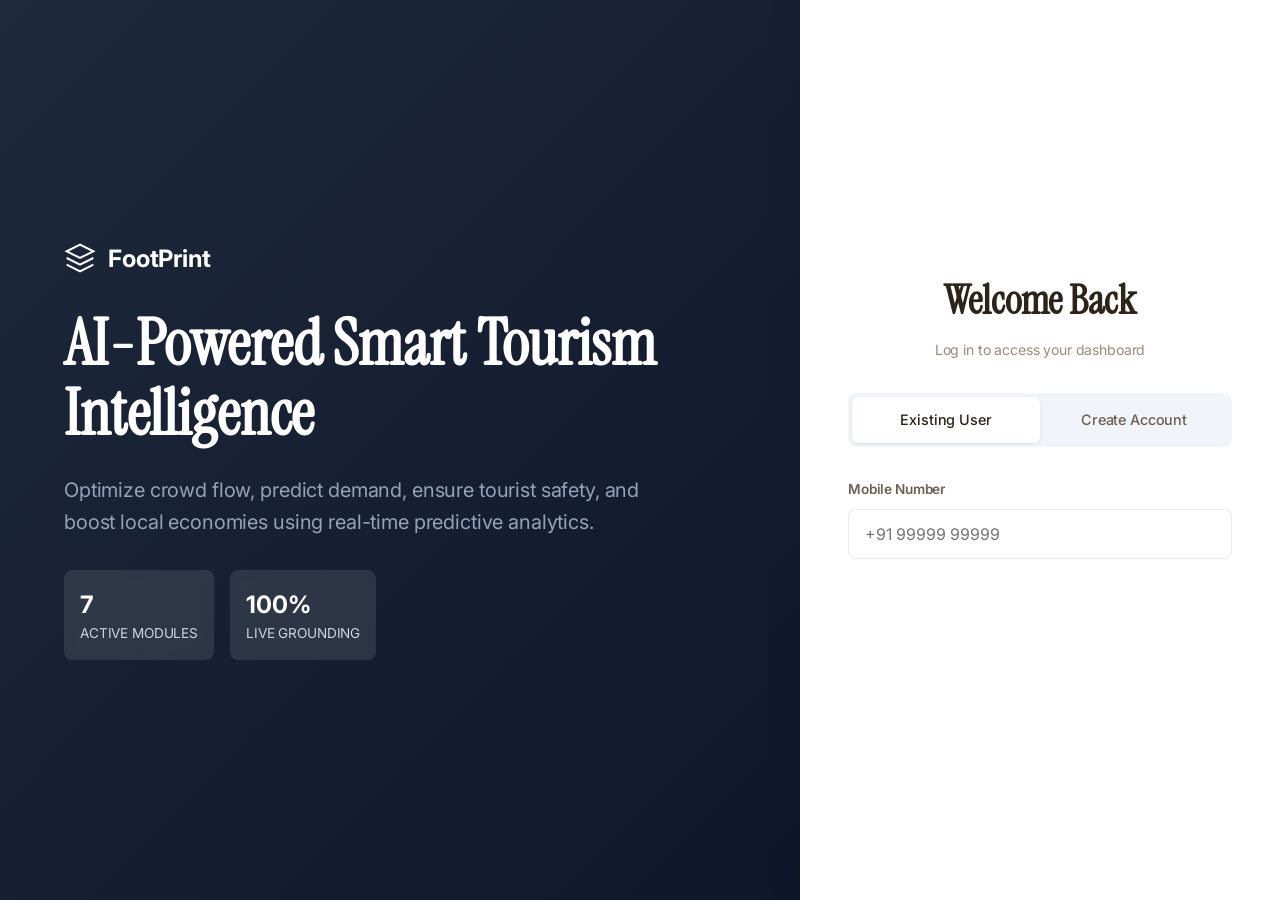
<file: frontend/index.html>
<!DOCTYPE html>
<html lang="en">
<head>
  <meta charset="UTF-8" />
  <meta name="viewport" content="width=device-width, initial-scale=1.0"/>
  <title>FootPrint — Smart Tourism Intelligence</title>
  <link rel="stylesheet" href="css/style.css" />
  <!-- Google Fonts -->
  <link rel="preconnect" href="https://fonts.googleapis.com">
  <link rel="preconnect" href="https://fonts.gstatic.com" crossorigin>
  <link href="https://fonts.googleapis.com/css2?family=Instrument+Serif:ital@0;1&family=Inter:wght@400;500;600;700&display=swap" rel="stylesheet">
  
  <style>
    body {
      margin: 0;
      min-height: 100vh;
      display: flex;
      flex-direction: column;
      background: #f8fafc;
    }
    .landing-container {
      display: flex;
      flex: 1;
    }
    .landing-hero {
      flex: 1;
      background: linear-gradient(135deg, #1e293b 0%, #0f172a 100%);
      color: white;
      padding: 4rem;
      display: flex;
      flex-direction: column;
      justify-content: center;
      position: relative;
      overflow: hidden;
    }
    .landing-hero::after {
      content: "";
      position: absolute;
      top: 0; left: 0; right: 0; bottom: 0;
      background: url('https://images.unsplash.com/photo-1524492412937-b28074a5d7da?auto=format&fit=crop&q=80') center/cover;
      opacity: 0.15;
      z-index: 0;
    }
    .hero-content {
      position: relative;
      z-index: 1;
      max-width: 600px;
    }
    .hero-title {
      font-family: 'Instrument Serif', serif;
      font-size: 4rem;
      line-height: 1.1;
      margin-bottom: 1.5rem;
    }
    .hero-subtitle {
      font-size: 1.25rem;
      line-height: 1.6;
      color: #94a3b8;
      margin-bottom: 2rem;
    }
    
    .landing-auth {
      width: 480px;
      background: white;
      display: flex;
      flex-direction: column;
      justify-content: center;
      padding: 3rem;
      box-shadow: -10px 0 30px rgba(0,0,0,0.05);
      z-index: 2;
    }
    .auth-header {
      margin-bottom: 2rem;
      text-align: center;
    }
    .auth-header h2 {
      font-family: 'Instrument Serif', serif;
      font-size: 2.5rem;
      color: var(--text-main);
      margin: 0 0 0.5rem 0;
    }
    .auth-header p {
      color: var(--text-muted);
      margin: 0;
    }
    
    .auth-tabs {
      display: flex;
      background: #f1f5f9;
      padding: 0.25rem;
      border-radius: 8px;
      margin-bottom: 2rem;
    }
    .auth-tab {
      flex: 1;
      text-align: center;
      padding: 0.75rem;
      font-size: 0.9rem;
      font-weight: 500;
      color: var(--text-secondary);
      cursor: pointer;
      border-radius: 6px;
      transition: all 0.2s;
    }
    .auth-tab.active {
      background: white;
      color: var(--text-main);
      box-shadow: 0 1px 3px rgba(0,0,0,0.1);
    }
    
    .auth-panel {
      display: none;
    }
    .auth-panel.active {
      display: block;
    }
    
    .form-group {
      margin-bottom: 1.25rem;
    }
    .form-label {
      display: block;
      font-size: 0.85rem;
      font-weight: 600;
      color: var(--text-secondary);
      margin-bottom: 0.5rem;
    }
    .form-input {
      width: 100%;
      padding: 0.875rem 1rem;
      border: 1px solid var(--border);
      border-radius: 8px;
      font-family: inherit;
      font-size: 1rem;
      outline: none;
      transition: border-color 0.2s;
      box-sizing: border-box;
    }
    .form-input:focus {
      border-color: var(--brand);
    }
    
    .btn-primary {
      width: 100%;
      background: var(--brand);
      color: white;
      border: none;
      padding: 1rem;
      border-radius: 8px;
      font-weight: 600;
      font-size: 1rem;
      cursor: pointer;
      transition: background 0.2s;
      display: flex;
      justify-content: center;
      align-items: center;
      gap: 0.5rem;
    }
    .btn-primary:hover {
      background: #33261a;
    }
    .btn-primary:disabled {
      opacity: 0.6;
      cursor: not-allowed;
    }
    
    .google-btn-wrapper {
      display: flex;
      justify-content: center;
      margin-top: 1rem;
    }
    
    .error-msg {
      color: #dc2626;
      font-size: 0.85rem;
      margin-top: 0.5rem;
      display: none;
    }
    
    @media (max-width: 900px) {
      .landing-container {
        flex-direction: column;
      }
      .landing-auth {
        width: 100%;
        box-sizing: border-box;
      }
    }
  </style>
  
  <!-- Google Identity Services removed -->
</head>
<body>

  <div class="landing-container">
    <div class="landing-hero">
      <div class="hero-content">
        <div style="display: flex; align-items: center; gap: 0.75rem; margin-bottom: 2rem;">
          <svg viewBox="0 0 24 24" fill="none" stroke="currentColor" stroke-width="1.5" style="width: 32px; height: 32px;">
            <path d="M12 2L2 7l10 5 10-5-10-5zM2 17l10 5 10-5M2 12l10 5 10-5"/>
          </svg>
          <span style="font-size: 1.5rem; font-weight: 700; tracking: -0.02em;">FootPrint</span>
        </div>
        <h1 class="hero-title">AI-Powered Smart Tourism Intelligence</h1>
        <p class="hero-subtitle">Optimize crowd flow, predict demand, ensure tourist safety, and boost local economies using real-time predictive analytics.</p>
        
        <div style="display: flex; gap: 1rem;">
          <div style="background: rgba(255,255,255,0.1); padding: 1rem; border-radius: 8px; backdrop-filter: blur(4px);">
            <div style="font-size: 1.5rem; font-weight: 700;">7</div>
            <div style="font-size: 0.85rem; color: #cbd5e1; text-transform: uppercase;">Active Modules</div>
          </div>
          <div style="background: rgba(255,255,255,0.1); padding: 1rem; border-radius: 8px; backdrop-filter: blur(4px);">
            <div style="font-size: 1.5rem; font-weight: 700;">100%</div>
            <div style="font-size: 0.85rem; color: #cbd5e1; text-transform: uppercase;">Live Grounding</div>
          </div>
        </div>
      </div>
    </div>
    
    <div class="landing-auth">
      <div class="auth-header">
        <h2 id="authTitle">Welcome Back</h2>
        <p id="authSubtitle">Log in to access your dashboard</p>
      </div>
      
      <div class="auth-tabs">
        <div class="auth-tab active" id="tabLogin">Existing User</div>
        <div class="auth-tab" id="tabSignup">Create Account</div>
      </div>
      
      <!-- OTP Request Form -->
      <div class="auth-panel active" id="panelRequest">
        <form id="otpRequestForm">
          <div id="signupFields" style="display: none;">
            <div class="form-group">
              <label class="form-label">Full Name</label>
              <input type="text" id="nameInput" class="form-input" placeholder="John Doe" />
            </div>
            <div class="form-group">
              <label class="form-label">Email Address</label>
              <input type="email" id="emailInput" class="form-input" placeholder="john@example.com" />
            </div>
          </div>
          
          <div class="form-group">
            <label class="form-label">Mobile Number</label>
            <input type="tel" id="phoneInput" class="form-input" placeholder="+91 99999 99999" required />
          </div>
          <button type="submit" class="btn-primary" id="btnRequestOtp">Send OTP</button>
          <div id="reqError" class="error-msg"></div>
        </form>
        
        <!-- Google Auth removed as requested -->
      </div>
      
      <!-- OTP Verify Form -->
      <div class="auth-panel" id="panelVerify" style="display: none;">
        <form id="otpVerifyForm">
          <div class="form-group">
            <label class="form-label">Enter 6-Digit OTP</label>
            <input type="text" id="otpInput" class="form-input" placeholder="123456" required maxlength="6" autocomplete="one-time-code" />
            <div style="font-size: 0.8rem; color: var(--text-muted); margin-top: 0.5rem;" id="demoOtpHint"></div>
          </div>
          <button type="submit" class="btn-primary" id="btnVerifyOtp">Verify & Login</button>
          <div id="verError" class="error-msg"></div>
          <div style="text-align: center; margin-top: 1rem;">
            <a href="#" id="btnBackToPhone" style="color: var(--brand); font-size: 0.85rem; text-decoration: none;">Change phone number</a>
          </div>
        </form>
      </div>
      
    </div>
  </div>

  <script src="js/auth.js?v=10"></script>
</body>
</html>
</file>
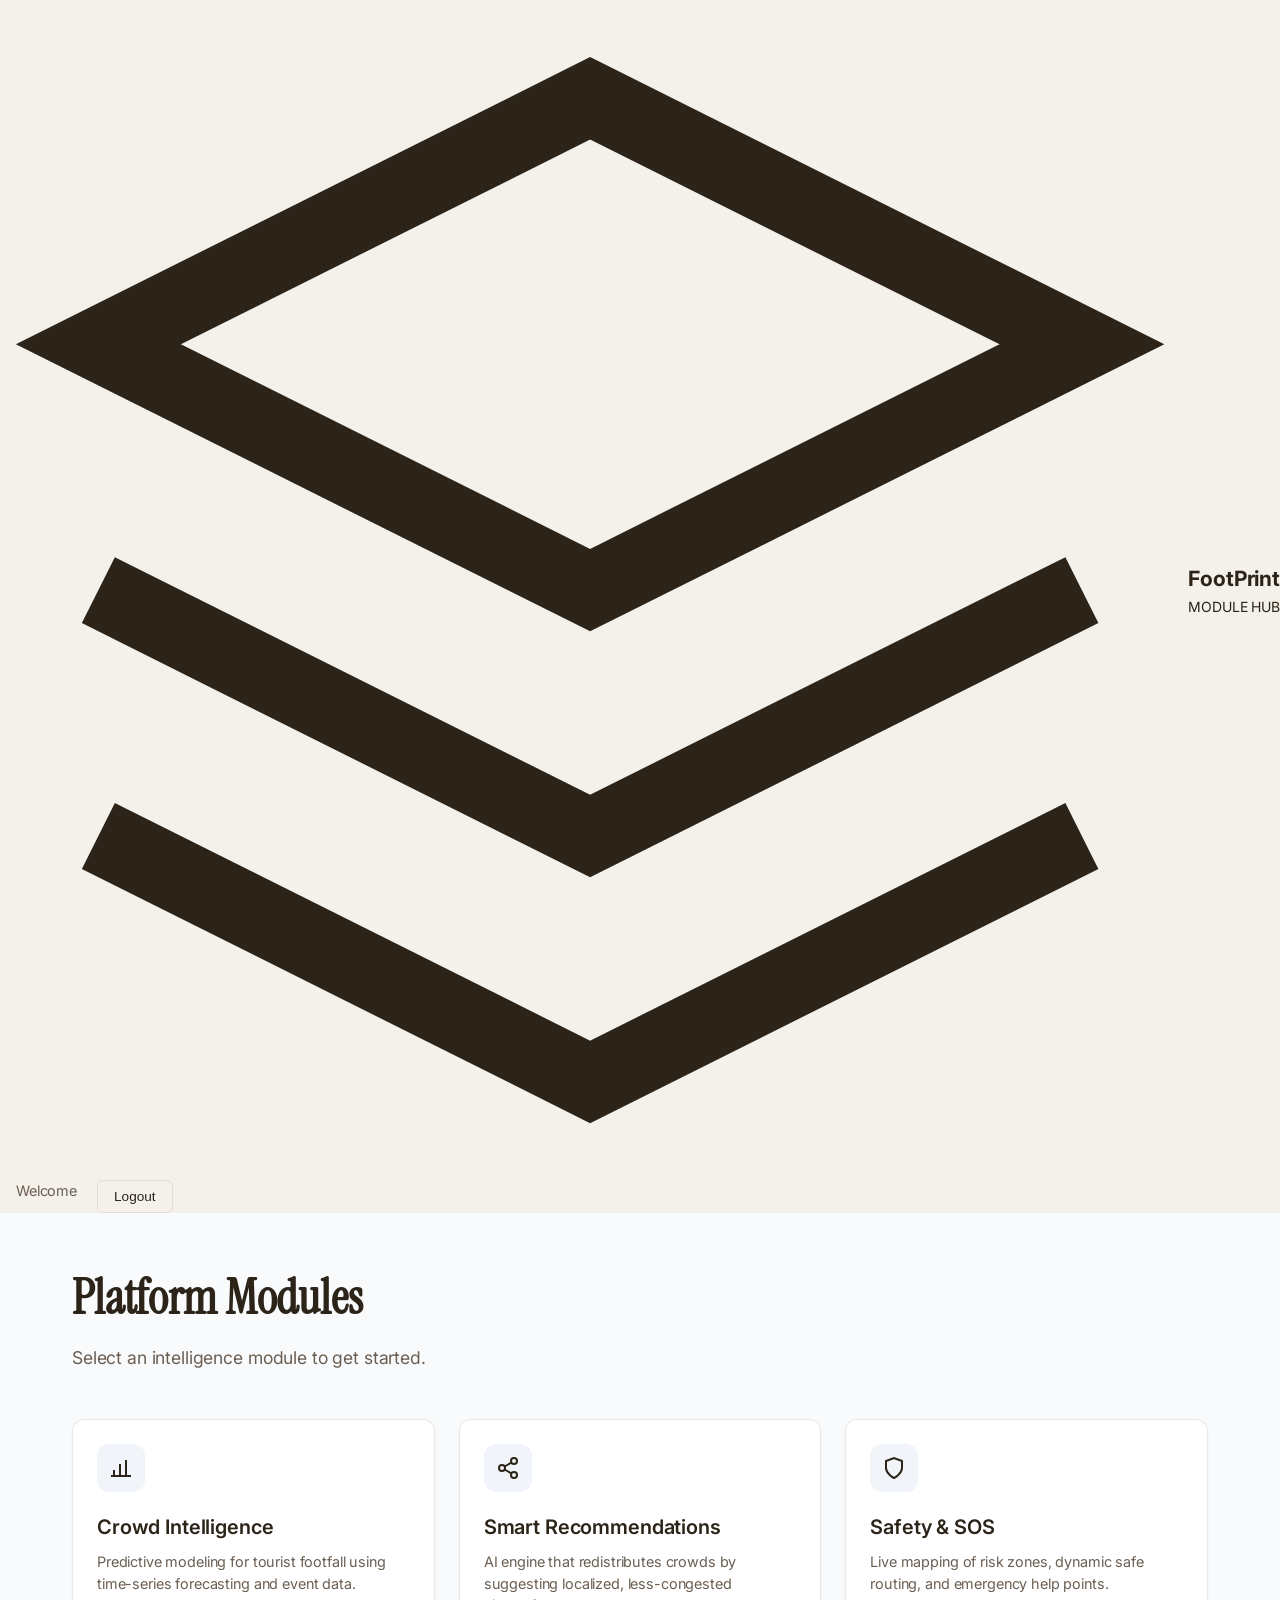
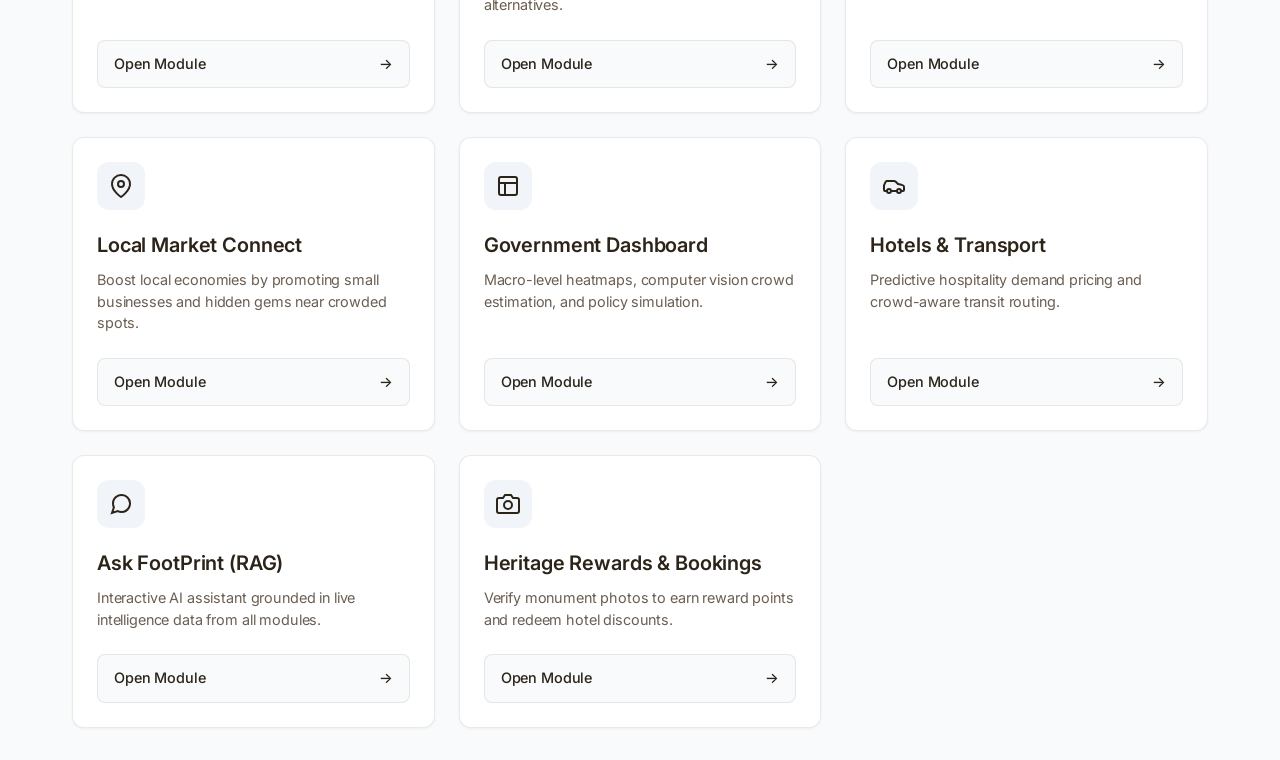
<file: frontend/hub.html>
<!DOCTYPE html>
<html lang="en">
<head>
  <meta charset="UTF-8" />
  <meta name="viewport" content="width=device-width, initial-scale=1.0"/>
  <title>FootPrint Hub — Modules</title>
  <link rel="stylesheet" href="css/style.css" />
  <!-- Google Fonts -->
  <link rel="preconnect" href="https://fonts.googleapis.com">
  <link rel="preconnect" href="https://fonts.gstatic.com" crossorigin>
  <link href="https://fonts.googleapis.com/css2?family=Instrument+Serif:ital@0;1&family=Inter:wght@400;500;600;700&display=swap" rel="stylesheet">
  <script src="js/auth-guard.js?v=10"></script>
  
  <style>
    .hub-grid {
      display: grid;
      grid-template-columns: repeat(auto-fill, minmax(320px, 1fr));
      gap: 1.5rem;
      padding: 2rem;
      max-width: 1200px;
      margin: 0 auto;
    }
    .hub-card {
      background: white;
      border: 1px solid var(--border);
      border-radius: 12px;
      padding: 1.5rem;
      display: flex;
      flex-direction: column;
      transition: all 0.2s ease;
      box-shadow: 0 1px 3px rgba(0,0,0,0.05);
      text-decoration: none;
      color: inherit;
    }
    .hub-card:hover {
      box-shadow: 0 10px 25px rgba(0,0,0,0.05);
      transform: translateY(-2px);
      border-color: #cbd5e1;
    }
    .hub-icon {
      width: 48px;
      height: 48px;
      border-radius: 12px;
      background: #f1f5f9;
      color: var(--brand);
      display: flex;
      align-items: center;
      justify-content: center;
      margin-bottom: 1.25rem;
    }
    .hub-title {
      font-size: 1.25rem;
      font-weight: 600;
      color: var(--text-main);
      margin: 0 0 0.5rem 0;
    }
    .hub-desc {
      font-size: 0.9rem;
      color: var(--text-secondary);
      line-height: 1.5;
      flex: 1;
      margin: 0 0 1.5rem 0;
    }
    .hub-btn {
      display: inline-flex;
      align-items: center;
      justify-content: space-between;
      width: 100%;
      padding: 0.75rem 1rem;
      background: #f8fafc;
      color: var(--text-main);
      border: 1px solid var(--border);
      border-radius: 8px;
      font-weight: 500;
      font-size: 0.9rem;
      transition: all 0.2s;
    }
    .hub-card:hover .hub-btn {
      background: var(--brand);
      color: white;
      border-color: var(--brand);
    }
  </style>
</head>
<body>

  <nav class="navbar">
    <div class="nav-left">
      <a href="hub.html" style="display:flex; align-items:center; gap:0.5rem; text-decoration:none; color:inherit;">
        <svg class="brand-icon" viewBox="0 0 24 24" fill="none" stroke="currentColor" stroke-width="1.5">
          <path d="M12 2L2 7l10 5 10-5-10-5zM2 17l10 5 10-5M2 12l10 5 10-5"/>
        </svg>
        <div class="brand-text">
          <h1>FootPrint</h1>
          <p>MODULE HUB</p>
        </div>
      </a>
    </div>
    <div class="nav-right">
      <div class="nav-links">
        <span style="font-size: 0.9rem; color: var(--text-secondary); margin-right: 1rem;" id="userName">Welcome</span>
        <button id="btnLogout" style="background: transparent; border: 1px solid var(--border); padding: 0.5rem 1rem; border-radius: 6px; cursor: pointer; font-size: 0.85rem; font-weight: 500; color: var(--text-main);">Logout</button>
      </div>
    </div>
  </nav>

  <main style="background: #f8fafc; min-height: calc(100vh - 60px);">
    <div style="max-width: 1200px; margin: 0 auto; padding: 3rem 2rem 1rem;">
      <h2 style="font-family: 'Instrument Serif', serif; font-size: 3rem; color: var(--text-main); margin: 0 0 0.5rem 0;">Platform Modules</h2>
      <p style="color: var(--text-secondary); font-size: 1.1rem; margin: 0;">Select an intelligence module to get started.</p>
    </div>

    <div class="hub-grid">
      
      <!-- UI 1 -->
      <a href="ui1.html" class="hub-card">
        <div class="hub-icon">
          <svg width="24" height="24" viewBox="0 0 24 24" fill="none" stroke="currentColor" stroke-width="2"><path d="M2 20h20"/><path d="M5 20V14"/><path d="M11 20V8"/><path d="M17 20V4"/></svg>
        </div>
        <h3 class="hub-title">Crowd Intelligence</h3>
        <p class="hub-desc">Predictive modeling for tourist footfall using time-series forecasting and event data.</p>
        <div class="hub-btn">Open Module <span>→</span></div>
      </a>

      <!-- UI 2 -->
      <a href="ui2.html" class="hub-card">
        <div class="hub-icon">
          <svg width="24" height="24" viewBox="0 0 24 24" fill="none" stroke="currentColor" stroke-width="2"><circle cx="18" cy="5" r="3"/><circle cx="6" cy="12" r="3"/><circle cx="18" cy="19" r="3"/><line x1="8.59" y1="13.51" x2="15.42" y2="17.49"/><line x1="15.41" y1="6.51" x2="8.59" y2="10.49"/></svg>
        </div>
        <h3 class="hub-title">Smart Recommendations</h3>
        <p class="hub-desc">AI engine that redistributes crowds by suggesting localized, less-congested alternatives.</p>
        <div class="hub-btn">Open Module <span>→</span></div>
      </a>

      <!-- UI 3 -->
      <a href="ui3.html" class="hub-card">
        <div class="hub-icon">
          <svg width="24" height="24" viewBox="0 0 24 24" fill="none" stroke="currentColor" stroke-width="2"><path d="M12 22s8-4 8-10V5l-8-3-8 3v7c0 6 8 10 8 10z"/></svg>
        </div>
        <h3 class="hub-title">Safety & SOS</h3>
        <p class="hub-desc">Live mapping of risk zones, dynamic safe routing, and emergency help points.</p>
        <div class="hub-btn">Open Module <span>→</span></div>
      </a>

      <!-- UI 4 -->
      <a href="ui4.html" class="hub-card">
        <div class="hub-icon">
          <svg width="24" height="24" viewBox="0 0 24 24" fill="none" stroke="currentColor" stroke-width="2"><path d="M21 10c0 7-9 13-9 13s-9-6-9-13a9 9 0 0 1 18 0z"/><circle cx="12" cy="10" r="3"/></svg>
        </div>
        <h3 class="hub-title">Local Market Connect</h3>
        <p class="hub-desc">Boost local economies by promoting small businesses and hidden gems near crowded spots.</p>
        <div class="hub-btn">Open Module <span>→</span></div>
      </a>

      <!-- UI 5 -->
      <a href="ui5.html" class="hub-card">
        <div class="hub-icon">
          <svg width="24" height="24" viewBox="0 0 24 24" fill="none" stroke="currentColor" stroke-width="2"><rect x="3" y="3" width="18" height="18" rx="2" ry="2"/><line x1="3" y1="9" x2="21" y2="9"/><line x1="9" y1="21" x2="9" y2="9"/></svg>
        </div>
        <h3 class="hub-title">Government Dashboard</h3>
        <p class="hub-desc">Macro-level heatmaps, computer vision crowd estimation, and policy simulation.</p>
        <div class="hub-btn">Open Module <span>→</span></div>
      </a>

      <!-- UI 6 -->
      <a href="ui6.html" class="hub-card">
        <div class="hub-icon">
          <svg width="24" height="24" viewBox="0 0 24 24" fill="none" stroke="currentColor" stroke-width="2"><path d="M19 17h2c.6 0 1-.4 1-1v-3c0-.9-.7-1.7-1.5-1.9C18.7 10.6 16 10 16 10s-1.3-1.4-2.2-2.3c-.5-.4-1.1-.7-1.8-.7H5c-.6 0-1.1.4-1.4.9l-1.4 2.9A3.7 3.7 0 0 0 2 12v4c0 .6.4 1 1 1h2"/><circle cx="7" cy="17" r="2"/><path d="M9 17h6"/><circle cx="17" cy="17" r="2"/></svg>
        </div>
        <h3 class="hub-title">Hotels & Transport</h3>
        <p class="hub-desc">Predictive hospitality demand pricing and crowd-aware transit routing.</p>
        <div class="hub-btn">Open Module <span>→</span></div>
      </a>

      <!-- UI 7 -->
      <a href="ui7.html" class="hub-card">
        <div class="hub-icon">
          <svg width="24" height="24" viewBox="0 0 24 24" fill="none" stroke="currentColor" stroke-width="2"><path d="M21 11.5a8.38 8.38 0 0 1-.9 3.8 8.5 8.5 0 0 1-7.6 4.7 8.38 8.38 0 0 1-3.8-.9L3 21l1.9-5.7a8.38 8.38 0 0 1-.9-3.8 8.5 8.5 0 0 1 4.7-7.6 8.38 8.38 0 0 1 3.8-.9h.5a8.48 8.48 0 0 1 8 8v.5z"/></svg>
        </div>
        <h3 class="hub-title">Ask FootPrint (RAG)</h3>
        <p class="hub-desc">Interactive AI assistant grounded in live intelligence data from all modules.</p>
        <div class="hub-btn">Open Module <span>→</span></div>
      </a>


      <!-- UI 8 -->
      <a href="ui8.html" class="hub-card">
        <div class="hub-icon">
          <svg width="24" height="24" viewBox="0 0 24 24" fill="none" stroke="currentColor" stroke-width="2"><path d="M23 19a2 2 0 0 1-2 2H3a2 2 0 0 1-2-2V8a2 2 0 0 1 2-2h4l2-3h6l2 3h4a2 2 0 0 1 2 2z"></path><circle cx="12" cy="13" r="4"></circle></svg>
        </div>
        <h3 class="hub-title">Heritage Rewards & Bookings</h3>
        <p class="hub-desc">Verify monument photos to earn reward points and redeem hotel discounts.</p>
        <div class="hub-btn">Open Module <span>→</span></div>
      </a>

    </div>
    </main>

  <script src="js/auth.js?v=10"></script>
</body>
</html>
</file>
<file: frontend/css/style.css>
/* FootPrint — Premium AI Dashboard (earthy editorial SaaS) */
:root {
  --bg: #F4F0EA;
  --bg-elevated: #FDFBF8;
  --bg-subtle: #EBE5DC;
  --surface: #FFFFFF;
  --border: rgba(61, 50, 41, 0.1);
  --border-strong: rgba(61, 50, 41, 0.16);

  --text-primary: #2C2419;
  --text-secondary: #6B5E52;
  --text-muted: #9A8B7A;

  --accent: #8B5E3C;
  --accent-soft: #C4A882;
  --accent-dark: #3D3229;

  --sage: #5C7359;
  --sage-bg: #E8EDE5;
  --moderate: #B8894A;
  --moderate-bg: #F3EBDC;
  --high: #A8653B;
  --high-bg: #F0E0D4;
  --critical: #7A3B2E;
  --critical-bg: #EDD8D2;

  --nav-height: 56px;
  --sidebar-width: 320px;
  --radius: 10px;
  --radius-lg: 14px;
  --radius-sm: 6px;
  --shadow-sm: 0 1px 2px rgba(44, 36, 25, 0.04);
  --shadow: 0 2px 8px rgba(44, 36, 25, 0.06);
  --shadow-md: 0 4px 20px rgba(44, 36, 25, 0.08);
  --shadow-hover: 0 6px 24px rgba(44, 36, 25, 0.1);

  --font-serif: "Instrument Serif", Georgia, serif;
  --font-sans: "Inter", system-ui, sans-serif;

  --transition: 0.2s cubic-bezier(0.4, 0, 0.2, 1);
}

*, *::before, *::after { box-sizing: border-box; margin: 0; padding: 0; }

html { scroll-behavior: smooth; }

body {
  font-family: var(--font-sans);
  font-size: 14px;
  background: var(--bg);
  color: var(--text-primary);
  line-height: 1.55;
  min-height: 100vh;
  -webkit-font-smoothing: antialiased;
  letter-spacing: -0.01em;
}

/* ── Top Navigation ── */
.topnav {
  position: sticky;
  top: 0;
  z-index: 200;
  height: var(--nav-height);
  background: var(--accent-dark);
  border-bottom: 1px solid rgba(255,255,255,0.06);
}

.topnav-inner {
  max-width: 1440px;
  height: 100%;
  margin: 0 auto;
  padding: 0 1.25rem;
  display: flex;
  align-items: center;
  gap: 1.5rem;
}

.brand {
  display: flex;
  align-items: center;
  gap: 0.65rem;
  text-decoration: none;
  color: #F7F3ED;
  flex-shrink: 0;
}

.brand-mark {
  width: 28px;
  height: 28px;
  color: var(--accent-soft);
}

.brand-name {
  display: block;
  font-family: var(--font-serif);
  font-size: 1.15rem;
  line-height: 1.2;
  letter-spacing: 0.01em;
}

.brand-sub {
  display: block;
  font-size: 0.65rem;
  text-transform: uppercase;
  letter-spacing: 0.1em;
  opacity: 0.55;
  font-weight: 500;
}

.nav-links {
  display: flex;
  gap: 0.25rem;
  margin-left: 1rem;
}

.nav-link {
  background: none;
  border: none;
  color: rgba(247,243,237,0.6);
  font-family: var(--font-sans);
  font-size: 0.8rem;
  font-weight: 500;
  padding: 0.4rem 0.85rem;
  border-radius: 6px;
  cursor: pointer;
  transition: var(--transition);
}

.nav-link:hover { color: #fff; background: rgba(255,255,255,0.06); }
.nav-link.active { color: #fff; background: rgba(255,255,255,0.1); }

.nav-status {
  margin-left: auto;
  display: flex;
  align-items: center;
  gap: 0.45rem;
  font-size: 0.75rem;
  color: rgba(247,243,237,0.7);
  background: rgba(255,255,255,0.06);
  padding: 0.35rem 0.75rem;
  border-radius: 999px;
  white-space: nowrap;
}

.status-indicator {
  width: 6px;
  height: 6px;
  border-radius: 50%;
  background: var(--text-muted);
  animation: pulse 2s infinite;
}

.nav-status.online .status-indicator { background: #8FB88A; animation: none; }
.nav-status.offline .status-indicator { background: var(--moderate); animation: none; }

@keyframes pulse {
  0%, 100% { opacity: 1; }
  50% { opacity: 0.35; }
}

/* ── App Shell ── */
.app-shell {
  max-width: 1440px;
  margin: 0 auto;
  padding: 1.125rem 1.25rem 1.25rem;
}

/* ── KPI Strip ── */
.kpi-strip {
  display: grid;
  grid-template-columns: repeat(4, 1fr);
  gap: 0.625rem;
  margin-bottom: 0.875rem;
}

.kpi-card {
  display: flex;
  align-items: center;
  gap: 0.65rem;
  background: var(--surface);
  border: 1px solid var(--border);
  border-radius: var(--radius);
  padding: 0.65rem 0.875rem;
  box-shadow: var(--shadow-sm);
  transition: box-shadow var(--transition), border-color var(--transition), transform var(--transition);
}

.kpi-card:hover {
  box-shadow: var(--shadow);
  border-color: var(--border-strong);
  transform: translateY(-1px);
}

.kpi-featured {
  background: linear-gradient(135deg, var(--accent-dark) 0%, #4A3F35 100%);
  border-color: transparent;
  color: #F7F3ED;
}

.kpi-featured .kpi-label { color: rgba(247,243,237,0.6); }
.kpi-featured .kpi-icon { color: var(--accent-soft); }

.kpi-icon {
  width: 20px;
  height: 20px;
  color: var(--text-muted);
  flex-shrink: 0;
}

.kpi-value {
  display: block;
  font-size: 1.1rem;
  font-weight: 700;
  line-height: 1.2;
  letter-spacing: -0.02em;
}

.kpi-label {
  display: block;
  font-size: 0.68rem;
  text-transform: uppercase;
  letter-spacing: 0.06em;
  color: var(--text-muted);
  font-weight: 500;
  margin-top: 0.1rem;
}

/* ── Dashboard Layout ── */
.dashboard {
  display: grid;
  grid-template-columns: var(--sidebar-width) 1fr;
  gap: 0.875rem;
  min-height: calc(100vh - var(--nav-height) - 110px);
  align-items: start;
}

/* ── Sidebar / Destination List ── */
.sidebar {
  background: var(--surface);
  border: 1px solid var(--border);
  border-radius: var(--radius-lg);
  box-shadow: var(--shadow-sm);
  display: flex;
  flex-direction: column;
  overflow: hidden;
  position: sticky;
  top: calc(var(--nav-height) + 0.75rem);
  max-height: calc(100vh - var(--nav-height) - 2rem);
}

.sidebar-header {
  padding: 0.875rem 1rem 0.75rem;
  border-bottom: 1px solid var(--border);
  background: var(--bg-elevated);
}

.sidebar-header h2 {
  font-family: var(--font-serif);
  font-size: 1rem;
  font-weight: 400;
  letter-spacing: 0.01em;
}

.sidebar-header p {
  font-size: 0.72rem;
  color: var(--text-muted);
  margin-top: 0.125rem;
}

.dest-list {
  flex: 1;
  overflow-y: auto;
  padding: 0.5rem;
  scrollbar-width: thin;
  scrollbar-color: var(--bg-subtle) transparent;
}

.dest-list::-webkit-scrollbar { width: 4px; }
.dest-list::-webkit-scrollbar-thumb {
  background: var(--bg-subtle);
  border-radius: 4px;
}

.dest-item {
  display: grid;
  grid-template-columns: 80px 1fr auto;
  align-items: center;
  gap: 0.65rem;
  padding: 0.5rem;
  border-radius: var(--radius);
  cursor: pointer;
  transition: background var(--transition), border-color var(--transition), box-shadow var(--transition), transform var(--transition);
  border: 1px solid transparent;
  margin-bottom: 0.375rem;
}

.dest-item:hover {
  background: var(--bg);
  border-color: var(--border);
  box-shadow: var(--shadow-sm);
  transform: translateX(2px);
}

.dest-item.active {
  background: var(--bg);
  border-color: var(--accent-soft);
  box-shadow: var(--shadow);
}

/* Destination photo thumbnail */
.dest-thumb {
  position: relative;
  width: 80px;
  height: 56px;
  border-radius: var(--radius-sm);
  overflow: hidden;
  flex-shrink: 0;
  background: linear-gradient(145deg, var(--bg-subtle), var(--sage-bg));
}

.dest-thumb.thumb-fallback::before {
  content: "";
  position: absolute;
  inset: 0;
  background: linear-gradient(145deg, var(--bg-subtle) 0%, var(--sage-bg) 100%);
}

.dest-thumb.thumb-fallback img { opacity: 0; }

.dest-thumb img {
  width: 100%;
  height: 100%;
  object-fit: cover;
  display: block;
  transition: transform 0.35s ease;
}

.dest-item:hover .dest-thumb img {
  transform: scale(1.06);
}

.dest-thumb-badge {
  position: absolute;
  bottom: 3px;
  left: 3px;
  font-size: 0.55rem;
  padding: 0.12rem 0.35rem;
  line-height: 1.2;
  box-shadow: 0 1px 3px rgba(0,0,0,0.15);
}

.dest-info { min-width: 0; }

.dest-info h4 {
  font-size: 0.8rem;
  font-weight: 600;
  white-space: nowrap;
  overflow: hidden;
  text-overflow: ellipsis;
  letter-spacing: -0.02em;
}

.dest-info p {
  font-size: 0.68rem;
  color: var(--text-muted);
  white-space: nowrap;
  overflow: hidden;
  text-overflow: ellipsis;
  margin-top: 0.1rem;
}

.dest-score-row {
  display: flex;
  align-items: baseline;
  justify-content: space-between;
  margin-top: 0.35rem;
  padding-top: 0.35rem;
  border-top: 1px solid var(--border);
}

.dest-score-row .score-label {
  font-size: 0.6rem;
  text-transform: uppercase;
  letter-spacing: 0.05em;
  color: var(--text-muted);
  font-weight: 500;
}

.dest-score-row .score {
  font-size: 0.82rem;
  font-weight: 700;
  color: var(--text-primary);
}

.score-max {
  font-size: 0.65rem;
  font-weight: 500;
  color: var(--text-muted);
}

.dest-indicator {
  width: 4px;
  height: 36px;
  border-radius: 2px;
  flex-shrink: 0;
  align-self: center;
  opacity: 0.85;
  transition: height var(--transition);
}

.dest-item:hover .dest-indicator { height: 44px; }

.dest-indicator.low { background: var(--sage); }
.dest-indicator.moderate { background: var(--moderate); }
.dest-indicator.high { background: var(--high); }
.dest-indicator.critical { background: var(--critical); }

/* ── Intelligence Panel ── */
[hidden] { display: none !important; }

.intel-panel {
  min-width: 0;
  display: grid;
  grid-template-columns: 52px 1fr;
  gap: 0;
  background: var(--surface);
  border: 1px solid var(--border);
  border-radius: var(--radius-lg);
  box-shadow: var(--shadow-sm);
  overflow: hidden;
  min-height: 480px;
}

.intel-panel.has-selection {
  border-color: var(--border-strong);
}

/* Side rail — AI Crowd Intelligence label */
.intel-rail {
  background: linear-gradient(180deg, var(--accent-dark) 0%, #4A3F35 100%);
  border-right: 1px solid rgba(255,255,255,0.08);
  display: flex;
  align-items: stretch;
}

.intel-rail-inner {
  display: flex;
  flex-direction: column;
  align-items: center;
  justify-content: center;
  gap: 0.75rem;
  padding: 1rem 0.35rem;
  width: 100%;
  writing-mode: vertical-rl;
  transform: rotate(180deg);
  text-align: center;
}

.intel-rail-icon {
  width: 22px;
  height: 22px;
  color: var(--accent-soft);
  transform: rotate(180deg);
  flex-shrink: 0;
}

.intel-rail-title {
  font-family: var(--font-serif);
  font-size: 0.78rem;
  color: #F7F3ED;
  letter-spacing: 0.06em;
  line-height: 1.35;
  margin: 0;
  white-space: nowrap;
}

.intel-rail-sub {
  font-size: 0.55rem;
  text-transform: uppercase;
  letter-spacing: 0.12em;
  color: rgba(247,243,237,0.45);
  margin: 0;
  white-space: nowrap;
}

.intel-body {
  min-width: 0;
  display: flex;
  flex-direction: column;
}

.empty-state {
  flex: 1;
  padding: 2rem 1.5rem;
  display: flex;
  flex-direction: column;
  align-items: center;
  justify-content: center;
  gap: 1.25rem;
  min-height: 480px;
  background: var(--bg-elevated);
}

.empty-preview-grid {
  display: grid;
  grid-template-columns: repeat(3, 1fr);
  gap: 0.5rem;
  width: 100%;
  max-width: 280px;
}

.empty-preview-cell {
  height: 56px;
  border-radius: var(--radius-sm);
  background: linear-gradient(135deg, var(--bg-subtle), var(--sage-bg));
  border: 1px dashed var(--border-strong);
  opacity: 0.7;
}

.empty-hint {
  font-size: 0.82rem;
  color: var(--text-secondary);
  max-width: 320px;
  line-height: 1.55;
  text-align: center;
  margin: 0;
}

.intel-content {
  display: flex;
  flex-direction: column;
  gap: 0.625rem;
  padding: 0.625rem;
  animation: fadeIn 0.3s ease;
}

/* Hero — destination image fills top, title overlaid */
.intel-hero {
  position: relative;
  height: 200px;
  border-radius: var(--radius);
  overflow: hidden;
  border: 1px solid var(--border);
  box-shadow: var(--shadow-sm);
  background: linear-gradient(135deg, var(--bg-subtle) 0%, var(--sage-bg) 100%);
  flex-shrink: 0;
}

.intel-hero.hero-fallback img { display: none; }

.intel-hero img,
.intel-hero-img {
  width: 100%;
  height: 100%;
  object-fit: cover;
  object-position: center 35%;
  display: block;
  transition: opacity 0.25s ease;
}

.intel-hero-overlay {
  position: absolute;
  inset: 0;
  background: linear-gradient(
    to top,
    rgba(44, 36, 25, 0.82) 0%,
    rgba(44, 36, 25, 0.35) 45%,
    rgba(44, 36, 25, 0.08) 100%
  );
  pointer-events: none;
}

.intel-hero-content {
  position: absolute;
  inset: 0;
  display: flex;
  flex-direction: column;
  justify-content: flex-end;
  padding: 0.875rem 1rem;
  gap: 0.5rem;
  z-index: 2;
}

.btn-back-hero {
  position: absolute;
  top: 0.65rem;
  left: 0.65rem;
  display: inline-flex;
  align-items: center;
  gap: 0.3rem;
  background: rgba(255, 255, 255, 0.92);
  border: none;
  border-radius: 999px;
  padding: 0.3rem 0.65rem 0.3rem 0.45rem;
  font-family: var(--font-sans);
  font-size: 0.72rem;
  font-weight: 600;
  color: var(--text-primary);
  cursor: pointer;
  transition: background var(--transition), transform var(--transition);
  z-index: 3;
}

.btn-back-hero svg { width: 14px; height: 14px; }
.btn-back-hero:hover { background: #fff; transform: translateX(-2px); }

.intel-hero-text {
  color: #fff;
  padding-right: 5rem;
}

.intel-hero-text .intel-eyebrow {
  color: var(--accent-soft);
  font-size: 0.62rem;
}

.intel-hero-text h2 {
  font-family: var(--font-serif);
  font-size: 1.4rem;
  font-weight: 400;
  line-height: 1.15;
  margin-top: 0.1rem;
  text-shadow: 0 1px 4px rgba(0,0,0,0.3);
}

.intel-hero-text #detailSubtitle {
  font-size: 0.72rem;
  color: rgba(255,255,255,0.8);
  margin-top: 0.2rem;
  text-shadow: 0 1px 2px rgba(0,0,0,0.25);
}

.intel-hero .intel-score-pill {
  position: absolute;
  bottom: 0.875rem;
  right: 0.875rem;
  background: rgba(255, 255, 255, 0.95);
  border: none;
  box-shadow: var(--shadow);
  z-index: 3;
}

.intel-hero .score-num { color: var(--text-primary); }
.intel-hero .score-label { color: var(--text-muted); }

.image-credit {
  position: absolute;
  bottom: 6px;
  right: 10px;
  font-size: 0.6rem;
  color: rgba(255, 255, 255, 0.85);
  z-index: 1;
  text-shadow: 0 1px 2px rgba(0,0,0,0.4);
}

.image-credit a {
  color: rgba(255, 255, 255, 0.95);
  text-decoration: underline;
  text-underline-offset: 2px;
}

.image-credit a:hover { color: #fff; }

@keyframes fadeIn {
  from { opacity: 0; transform: translateY(6px); }
  to { opacity: 1; transform: translateY(0); }
}

/* Intel header */
.intel-header {
  display: flex;
  align-items: flex-start;
  gap: 0.75rem;
  background: var(--surface);
  border: 1px solid var(--border);
  border-radius: var(--radius-lg);
  padding: 0.875rem 1.125rem;
  box-shadow: var(--shadow-sm);
}

.btn-ghost {
  background: var(--bg);
  border: 1px solid var(--border);
  border-radius: 8px;
  width: 32px;
  height: 32px;
  display: flex;
  align-items: center;
  justify-content: center;
  cursor: pointer;
  color: var(--text-secondary);
  flex-shrink: 0;
  transition: var(--transition);
  margin-top: 0.25rem;
}

.btn-ghost svg { width: 16px; height: 16px; }
.btn-ghost:hover { background: var(--bg-subtle); color: var(--text-primary); }

.intel-title-block { flex: 1; min-width: 0; }

.intel-eyebrow {
  font-size: 0.65rem;
  text-transform: uppercase;
  letter-spacing: 0.1em;
  color: var(--accent);
  font-weight: 600;
}

.intel-header h2 {
  font-family: var(--font-serif);
  font-size: 1.35rem;
  font-weight: 400;
  margin-top: 0.15rem;
  line-height: 1.2;
}

.intel-header #detailSubtitle {
  font-size: 0.78rem;
  color: var(--text-muted);
  margin-top: 0.2rem;
}

.intel-score-pill {
  text-align: center;
  background: var(--bg);
  border: 1px solid var(--border);
  border-radius: var(--radius);
  padding: 0.5rem 1rem;
  flex-shrink: 0;
}

.score-num {
  display: block;
  font-size: 1.5rem;
  font-weight: 700;
  letter-spacing: -0.03em;
  line-height: 1;
}

.score-label {
  font-size: 0.62rem;
  text-transform: uppercase;
  letter-spacing: 0.08em;
  color: var(--text-muted);
  font-weight: 500;
}

/* Cards */
.card {
  background: var(--surface);
  border: 1px solid var(--border);
  border-radius: var(--radius-lg);
  padding: 0.875rem 1rem;
  box-shadow: var(--shadow-sm);
  transition: box-shadow var(--transition), border-color var(--transition);
}

.card:hover {
  box-shadow: var(--shadow);
  border-color: var(--border-strong);
}

.card-head {
  display: flex;
  align-items: flex-start;
  justify-content: space-between;
  margin-bottom: 0.75rem;
  gap: 0.75rem;
}

.card-head h3 {
  font-size: 0.8125rem;
  font-weight: 600;
  letter-spacing: -0.015em;
}

.card-sub {
  font-size: 0.72rem;
  color: var(--text-muted);
  margin-top: 0.15rem;
}

.card-icon {
  width: 18px;
  height: 18px;
  color: var(--moderate);
}

/* Intel rows */
.intel-row {
  display: grid;
  grid-template-columns: 1fr 1fr;
  gap: 0.75rem;
}

.intel-row-bottom {
  grid-template-columns: 1.2fr 1fr;
}

/* Crowd scale */
.scale-track {
  position: relative;
  display: flex;
  height: 28px;
  border-radius: 6px;
  overflow: hidden;
  margin-bottom: 0.85rem;
}

.scale-segment {
  flex: 1;
  display: flex;
  align-items: center;
  justify-content: center;
  font-size: 0.62rem;
  font-weight: 600;
  text-transform: uppercase;
  letter-spacing: 0.04em;
}

.scale-segment.low { background: var(--sage-bg); color: var(--sage); }
.scale-segment.moderate { background: var(--moderate-bg); color: var(--moderate); }
.scale-segment.high { background: var(--high-bg); color: var(--high); }
.scale-segment.critical { background: var(--critical-bg); color: var(--critical); }

.scale-marker {
  position: absolute;
  top: -4px;
  width: 3px;
  height: calc(100% + 8px);
  background: var(--accent-dark);
  border-radius: 2px;
  transform: translateX(-50%);
  transition: left 0.5s cubic-bezier(0.4, 0, 0.2, 1);
  box-shadow: 0 0 0 2px var(--surface);
}

.scale-meta {
  display: flex;
  gap: 1.5rem;
}

.scale-meta div {
  display: flex;
  flex-direction: column;
  gap: 0.1rem;
}

.meta-label {
  font-size: 0.68rem;
  color: var(--text-muted);
  text-transform: uppercase;
  letter-spacing: 0.05em;
}

.scale-meta span:last-child {
  font-size: 0.85rem;
  font-weight: 600;
}

/* Best time recommendation */
.recommend-card {
  background: linear-gradient(135deg, var(--bg-elevated) 0%, var(--sage-bg) 100%);
  border-color: rgba(92, 115, 89, 0.2);
}

.recommend-date {
  font-family: var(--font-serif);
  font-size: 1.15rem;
  color: var(--text-primary);
  margin-bottom: 0.25rem;
}

.recommend-detail {
  font-size: 0.78rem;
  color: var(--text-secondary);
  margin-bottom: 0.75rem;
}

.recommend-score {
  display: flex;
  align-items: baseline;
  gap: 0.5rem;
  padding-top: 0.65rem;
  border-top: 1px solid var(--border);
}

.recommend-label {
  font-size: 0.72rem;
  color: var(--text-muted);
}

.recommend-value {
  font-size: 1.1rem;
  font-weight: 700;
  color: var(--sage);
}

/* Crowd badges */
.crowd-badge {
  display: inline-flex;
  align-items: center;
  padding: 0.2rem 0.6rem;
  border-radius: 999px;
  font-size: 0.68rem;
  font-weight: 600;
  text-transform: uppercase;
  letter-spacing: 0.05em;
}

.crowd-badge.low { background: var(--sage-bg); color: var(--sage); }
.crowd-badge.moderate { background: var(--moderate-bg); color: var(--moderate); }
.crowd-badge.high { background: var(--high-bg); color: var(--high); }
.crowd-badge.critical { background: var(--critical-bg); color: var(--critical); }

/* Chart */
.chart-card { padding-bottom: 0.75rem; }

.chart-legend {
  display: flex;
  gap: 0.85rem;
  font-size: 0.68rem;
  color: var(--text-muted);
  flex-wrap: wrap;
}

.chart-legend span {
  display: flex;
  align-items: center;
  gap: 0.3rem;
}

.legend-dot {
  width: 8px;
  height: 8px;
  border-radius: 2px;
  display: inline-block;
}

.legend-dot.low { background: var(--sage); }
.legend-dot.moderate { background: var(--moderate); }
.legend-dot.high { background: var(--high); }
.legend-dot.critical { background: var(--critical); }

.forecast-chart {
  display: flex;
  align-items: flex-end;
  justify-content: space-between;
  gap: 0.5rem;
  height: 168px;
  padding: 0.625rem 0.25rem 0;
  border-top: 1px solid var(--border);
  margin-top: 0.125rem;
}

.bar-col {
  flex: 1;
  display: flex;
  flex-direction: column;
  align-items: center;
  height: 100%;
  justify-content: flex-end;
  position: relative;
}

.bar-wrap {
  width: 100%;
  max-width: 44px;
  display: flex;
  flex-direction: column;
  align-items: center;
  height: 100%;
  justify-content: flex-end;
}

.bar-score {
  font-size: 0.65rem;
  font-weight: 600;
  color: var(--text-secondary);
  margin-bottom: 0.25rem;
  opacity: 0;
  transition: opacity var(--transition);
}

.bar-col:hover .bar-score { opacity: 1; }

.bar {
  width: 100%;
  border-radius: 4px 4px 0 0;
  transition: height 0.55s cubic-bezier(0.4, 0, 0.2, 1), opacity var(--transition);
  min-height: 4px;
  opacity: 0.85;
}

.bar-col:hover .bar { opacity: 1; }

.bar.low { background: var(--sage); }
.bar.moderate { background: var(--moderate); }
.bar.high { background: var(--high); }
.bar.critical { background: var(--critical); }

.bar-label {
  font-size: 0.65rem;
  color: var(--text-muted);
  margin-top: 0.4rem;
  font-weight: 500;
}

.bar-day {
  font-size: 0.6rem;
  color: var(--text-muted);
}

.bar-weekend .bar-day { color: var(--accent); font-weight: 600; }

.bar-weekend .bar-label::after {
  content: " •";
  color: var(--accent-soft);
}

/* Table */
.table-scroll { overflow-x: auto; }

table {
  width: 100%;
  border-collapse: collapse;
  font-size: 0.78rem;
}

th, td {
  padding: 0.55rem 0.65rem;
  text-align: left;
  border-bottom: 1px solid var(--border);
}

th {
  font-size: 0.65rem;
  text-transform: uppercase;
  letter-spacing: 0.06em;
  color: var(--text-muted);
  font-weight: 600;
  background: var(--bg);
}

tr:last-child td { border-bottom: none; }
tr:hover td { background: var(--bg); }
.weekend-row td:nth-child(2) { font-weight: 600; color: var(--accent); }

/* AI Predictor */
.predict-card {
  border-color: rgba(139, 94, 60, 0.15);
}

.ai-badge {
  font-size: 0.62rem;
  font-weight: 600;
  text-transform: uppercase;
  letter-spacing: 0.08em;
  background: var(--accent-dark);
  color: #F7F3ED;
  padding: 0.25rem 0.55rem;
  border-radius: 4px;
}

.predict-form { display: flex; flex-direction: column; gap: 0.75rem; }

.form-row {
  display: grid;
  grid-template-columns: 1fr 1fr;
  gap: 0.65rem;
}

.predict-form label {
  display: flex;
  flex-direction: column;
  gap: 0.3rem;
}

.predict-form label span {
  font-size: 0.72rem;
  font-weight: 500;
  color: var(--text-secondary);
}

.predict-form input,
.predict-form select {
  padding: 0.55rem 0.7rem;
  border: 1px solid var(--border-strong);
  border-radius: 8px;
  font-family: var(--font-sans);
  font-size: 0.82rem;
  background: var(--bg);
  color: var(--text-primary);
  transition: var(--transition);
}

.predict-form input:focus,
.predict-form select:focus {
  outline: none;
  border-color: var(--accent);
  box-shadow: 0 0 0 3px rgba(139, 94, 60, 0.12);
}

.btn-primary {
  display: inline-flex;
  align-items: center;
  justify-content: center;
  gap: 0.45rem;
  background: var(--accent-dark);
  color: #F7F3ED;
  border: none;
  padding: 0.6rem 1rem;
  border-radius: 8px;
  font-family: var(--font-sans);
  font-size: 0.82rem;
  font-weight: 600;
  cursor: pointer;
  transition: var(--transition);
}

.btn-primary svg { width: 16px; height: 16px; }
.btn-primary:hover { background: #4A3F35; transform: translateY(-1px); }
.btn-primary:active { transform: translateY(0); }

.predict-result {
  margin-top: 0.75rem;
  padding: 0.85rem;
  background: var(--bg);
  border: 1px solid var(--border);
  border-radius: var(--radius);
  animation: fadeIn 0.3s ease;
}

.predict-result-header {
  display: flex;
  justify-content: space-between;
  align-items: center;
  margin-bottom: 0.4rem;
}

.predict-label {
  font-size: 0.68rem;
  text-transform: uppercase;
  letter-spacing: 0.06em;
  color: var(--accent);
  font-weight: 600;
}

.predict-date {
  font-weight: 600;
  font-size: 0.9rem;
}

.predict-footfall {
  font-size: 0.78rem;
  color: var(--text-secondary);
  margin-top: 0.15rem;
}

/* Loading & errors */
.loading-state, .error-message {
  padding: 2rem 1rem;
  text-align: center;
  font-size: 0.82rem;
  color: var(--text-muted);
}

.error-message {
  background: var(--critical-bg);
  color: var(--critical);
  border-radius: var(--radius);
  border: 1px solid rgba(122, 59, 46, 0.2);
  margin: 0.5rem;
}

.error-message code {
  background: rgba(0,0,0,0.06);
  padding: 0.15rem 0.4rem;
  border-radius: 4px;
  font-size: 0.78rem;
}

.error-message a { color: var(--critical); }

/* Footer */
.footer {
  max-width: 1440px;
  margin: 0 auto;
  padding: 0.75rem 1.25rem;
  display: flex;
  align-items: center;
  justify-content: center;
  flex-wrap: wrap;
  gap: 0.5rem;
  font-size: 0.72rem;
  color: var(--text-muted);
  border-top: 1px solid var(--border);
  background: var(--surface);
}

.footer-divider { opacity: 0.35; }

.footer-link {
  color: var(--text-muted);
  text-decoration: none;
  transition: color var(--transition);
}

.footer-link:hover { color: var(--accent); text-decoration: underline; }

/* ── Responsive ── */
@media (max-width: 1024px) {
  .dashboard {
    grid-template-columns: 280px 1fr;
  }

  .sidebar {
    position: static;
    max-height: none;
  }

  .intel-row-bottom {
    grid-template-columns: 1fr;
  }
}

@media (max-width: 768px) {
  .topnav-inner { padding: 0 0.85rem; gap: 0.75rem; }
  .nav-links { display: none; }
  .nav-status .status-label { max-width: 120px; overflow: hidden; text-overflow: ellipsis; }

  .kpi-strip {
    grid-template-columns: repeat(2, 1fr);
  }

  .dashboard {
    grid-template-columns: 1fr;
  }

  .sidebar {
    max-height: none;
  }

  .dest-list {
    display: grid;
    grid-template-columns: 1fr;
    gap: 0.25rem;
    max-height: 360px;
  }

  .dest-item {
    grid-template-columns: 72px 1fr auto;
  }

  .dest-thumb {
    width: 72px;
    height: 52px;
  }

  .intel-hero { height: 168px; }

  .intel-panel {
    grid-template-columns: 1fr;
    grid-template-rows: auto 1fr;
  }

  .intel-rail {
    border-right: none;
    border-bottom: 1px solid rgba(255,255,255,0.08);
  }

  .intel-rail-inner {
    writing-mode: horizontal-tb;
    transform: none;
    flex-direction: row;
    padding: 0.5rem 1rem;
    gap: 0.5rem;
    justify-content: flex-start;
  }

  .intel-rail-icon { transform: none; width: 18px; height: 18px; }

  .intel-rail-title { font-size: 0.85rem; }

  .intel-rail-sub {
    margin-left: auto;
    writing-mode: horizontal-tb;
  }

  .intel-hero-text h2 { font-size: 1.15rem; }

  .intel-row {
    grid-template-columns: 1fr;
  }

  .intel-header {
    flex-wrap: wrap;
  }

  .intel-score-pill {
    width: 100%;
    display: flex;
    align-items: center;
    justify-content: center;
    gap: 0.5rem;
    padding: 0.5rem;
  }

  .score-num, .score-label { display: inline; }

  .form-row {
    grid-template-columns: 1fr;
  }

  .forecast-chart { height: 150px; }
}

@media (max-width: 480px) {
  .app-shell { padding: 0.75rem; }

  .kpi-strip { grid-template-columns: 1fr 1fr; gap: 0.5rem; }
  .kpi-card { padding: 0.55rem 0.65rem; }
  .kpi-value { font-size: 0.95rem; }

  .dest-item {
    grid-template-columns: 64px 1fr auto;
    padding: 0.4rem;
  }

  .dest-thumb {
    width: 64px;
    height: 48px;
  }

  .intel-hero { height: 140px; }

  .intel-hero-text { padding-right: 0; padding-bottom: 2.5rem; }

  .intel-hero .intel-score-pill {
    bottom: 0.5rem;
    right: 0.5rem;
    padding: 0.35rem 0.65rem;
  }

  .intel-hero .score-num { font-size: 1.15rem; }

  .chart-legend { display: none; }

  .image-credit { font-size: 0.55rem; }
}
</file>
